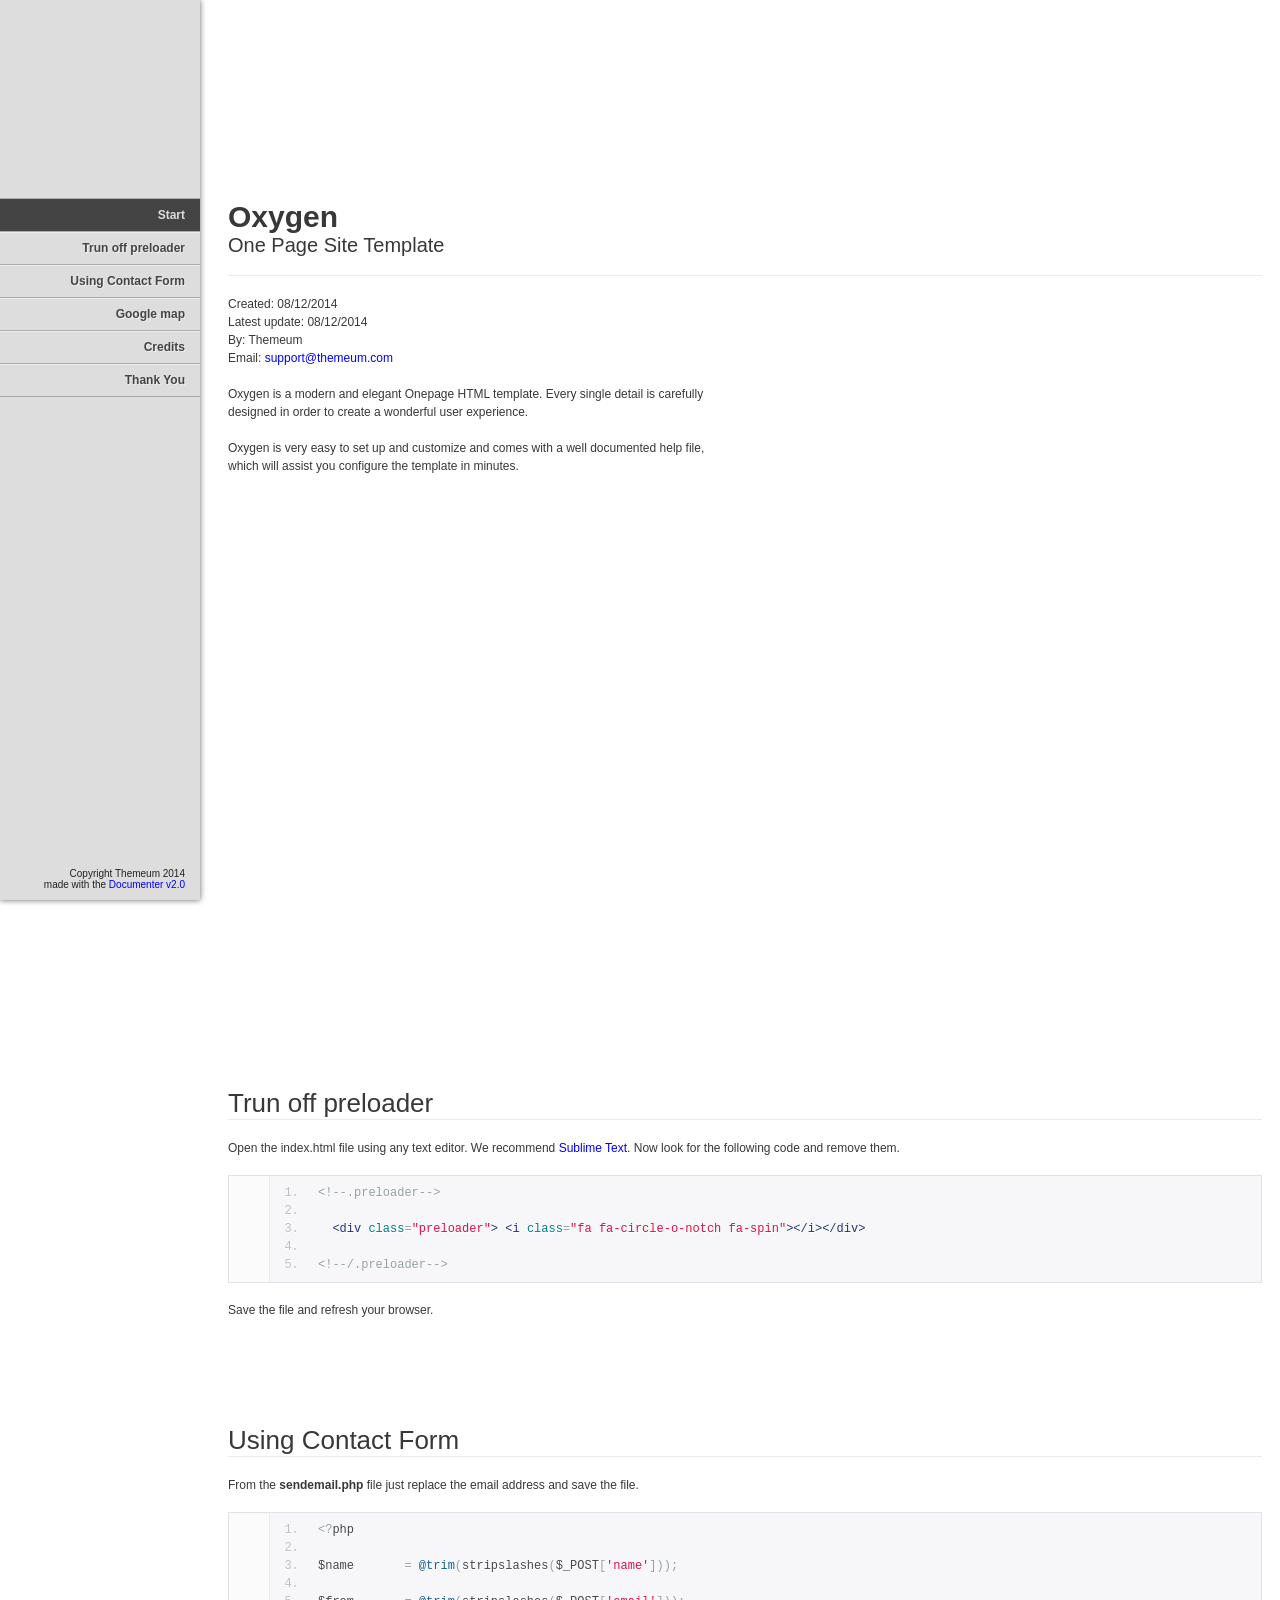
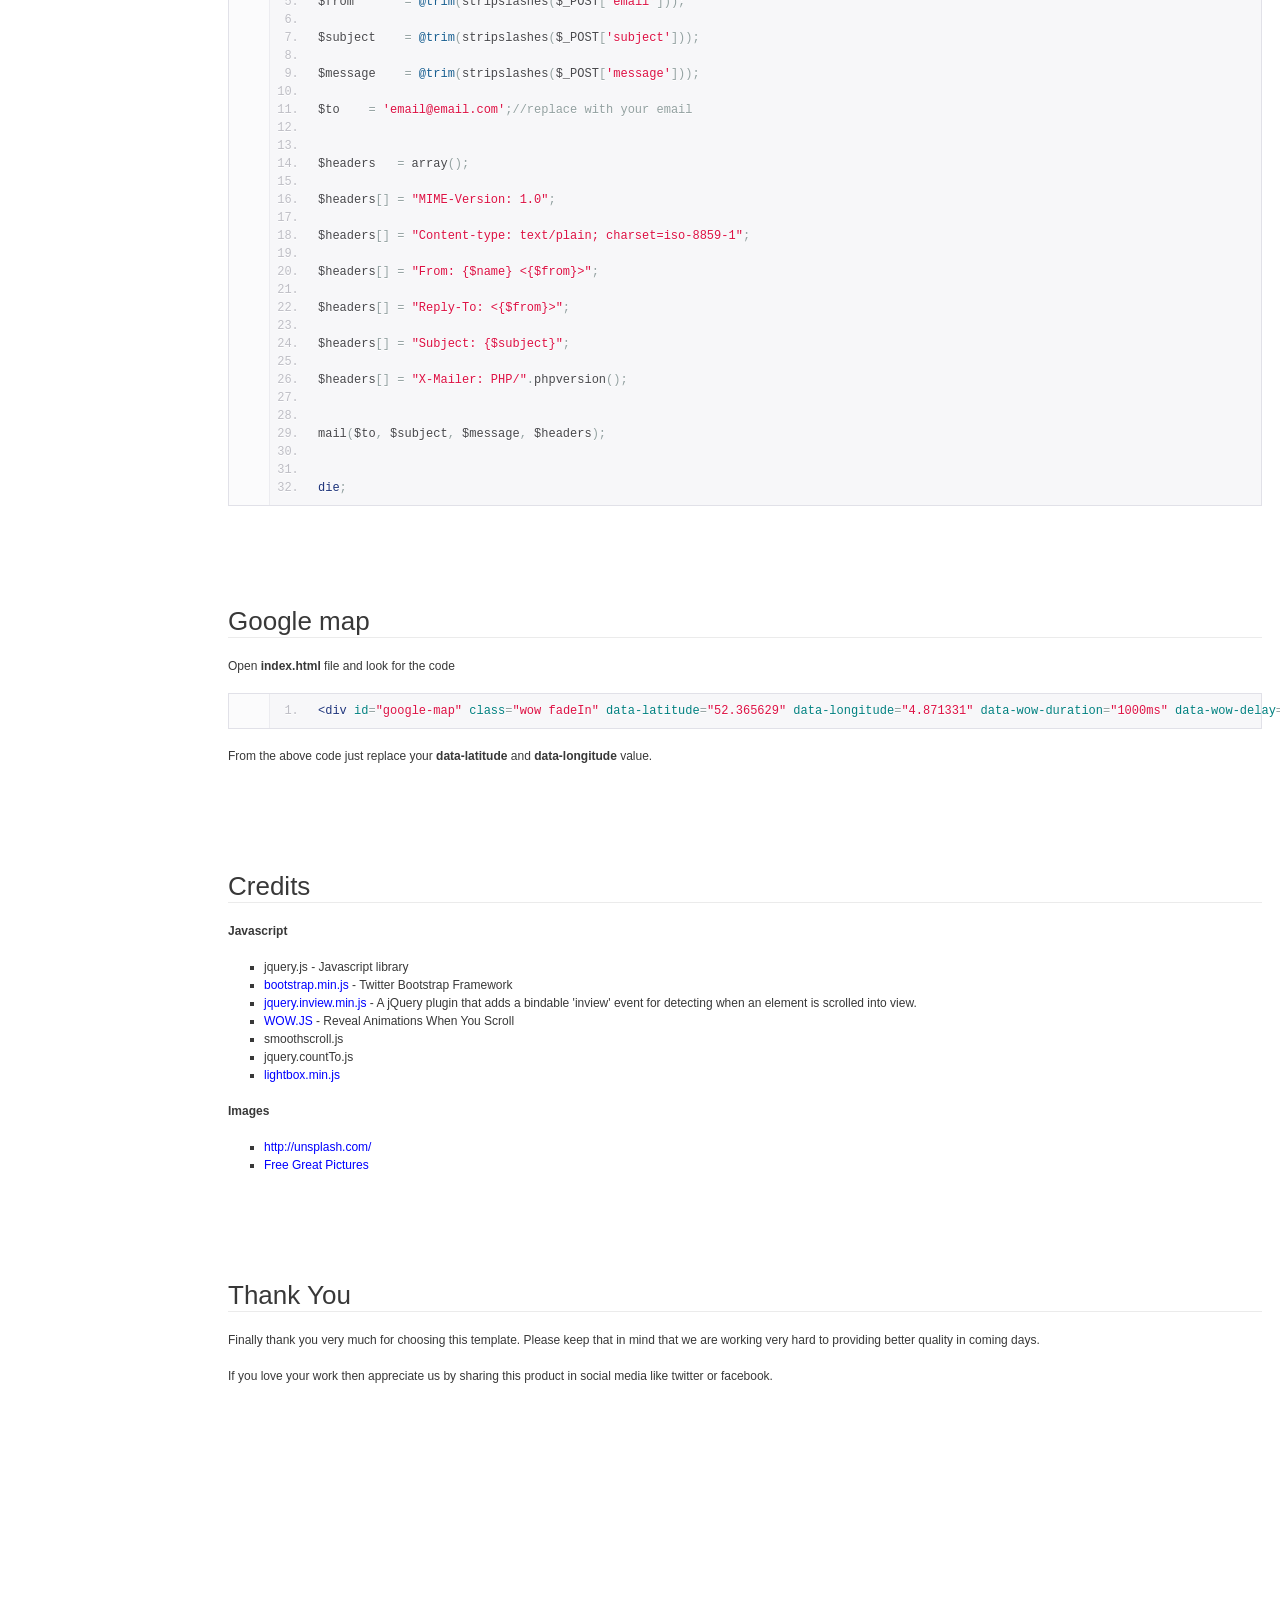
<file: oxygen/documentation/index.html>
<!doctype html>  
<!--[if IE 6 ]><html lang="en-us" class="ie6"> <![endif]-->
<!--[if IE 7 ]><html lang="en-us" class="ie7"> <![endif]-->
<!--[if IE 8 ]><html lang="en-us" class="ie8"> <![endif]-->
<!--[if (gt IE 7)|!(IE)]><!-->
<html lang="en-us"><!--<![endif]-->
<head>
	<meta charset="utf-8">
	
	<title>Oxygen - One Page Site Template</title>
	
	<meta name="description" content="Oxygen is a modern and elegant Onepage HTML template. Every single detail is carefully designed in order to create a wonderful user experience. Oxygen is very easy to set up and customize and comes with a well documented help file, which will assist you configure the template in minutes.">
	<meta name="author" content="Themeum">
	<meta name="copyright" content="Themeum">
	<meta name="generator" content="Documenter v2.0 http://rxa.li/documenter">
	<meta name="date" content="2014-08-12T00:00:00+02:00">
	
	<link rel="stylesheet" href="assets/css/documenter_style.css" media="all">
	<link rel="stylesheet" href="assets/js/google-code-prettify/prettify.css" media="screen">
	<script src="assets/js/google-code-prettify/prettify.js"></script>

	
	
	<script src="assets/js/jquery.js"></script>
	
	<script src="assets/js/jquery.scrollTo.js"></script>
	<script src="assets/js/jquery.easing.js"></script>
	
	<script>document.createElement('section');var duration='500',easing='swing';</script>
	<script src="assets/js/script.js"></script>
	
	<style>
		html{background-color:#FFFFFF;color:#383838;}
		::-moz-selection{background:#444444;color:#DDDDDD;}
		::selection{background:#444444;color:#DDDDDD;}
		#documenter_sidebar #documenter_logo{background-image:url();}
		a{color:#0000FF;}
		.btn {
			border-radius:3px;
		}
		.btn-primary {
			  background-image: -moz-linear-gradient(top, #0088CC, #0044CC);
			  background-image: -ms-linear-gradient(top, #0088CC, #0044CC);
			  background-image: -webkit-gradient(linear, 0 0, 0 0088CC%, from(#DDDDDD), to(#0044CC));
			  background-image: -webkit-linear-gradient(top, #0088CC, #0044CC);
			  background-image: -o-linear-gradient(top, #0088CC, #0044CC);
			  background-image: linear-gradient(top, #0088CC, #0044CC);
			  filter: progid:DXImageTransform.Microsoft.gradient(startColorstr='#0088CC', endColorstr='#0044CC', GradientType=0);
			  border-color: #0044CC #0044CC #bfbfbf;
			  color:#FFFFFF;
		}
		.btn-primary:hover,
		.btn-primary:active,
		.btn-primary.active,
		.btn-primary.disabled,
		.btn-primary[disabled] {
		  border-color: #0088CC #0088CC #bfbfbf;
		  background-color: #0044CC;
		}
		hr{border-top:1px solid #EBEBEB;border-bottom:1px solid #FFFFFF;}
		#documenter_sidebar, #documenter_sidebar ul a{background-color:#DDDDDD;color:#222222;}
		#documenter_sidebar ul a{-webkit-text-shadow:1px 1px 0px #EEEEEE;-moz-text-shadow:1px 1px 0px #EEEEEE;text-shadow:1px 1px 0px #EEEEEE;}
		#documenter_sidebar ul{border-top:1px solid #AAAAAA;}
		#documenter_sidebar ul a{border-top:1px solid #EEEEEE;border-bottom:1px solid #AAAAAA;color:#444444;}
		#documenter_sidebar ul a:hover{background:#444444;color:#DDDDDD;border-top:1px solid #444444;}
		#documenter_sidebar ul a.current{background:#444444;color:#DDDDDD;border-top:1px solid #444444;}
		#documenter_copyright{display:block !important;visibility:visible !important;}
	</style>
	
</head>
<body class="documenter-project-oxygen">
	<div id="documenter_sidebar">
		<a href="#documenter_cover" id="documenter_logo"></a>
		<ul id="documenter_nav">
			<li><a class="current" href="#documenter_cover">Start</a></li>
				
			<li><a href="#trun_off_preloader" title="Trun off preloader">Trun off preloader</a></li>
			<li><a href="#using_contact_form" title="Using Contact Form">Using Contact Form</a></li>
			<li><a href="#google_map" title="Google map">Google map</a></li>
			<li><a href="#credits" title="Credits">Credits</a></li>
			<li><a href="#thank_you" title="Thank You">Thank You</a></li>

		</ul>
		<div id="documenter_copyright">Copyright Themeum 2014<br>
		made with the <a href="http://rxa.li/documenter">Documenter v2.0</a> 
		</div>
	</div>
	<div id="documenter_content">
	<section id="documenter_cover">
	<h1>Oxygen</h1>
	<h2>One Page Site Template</h2>
	<div id="documenter_buttons">
		
	</div>
	<hr>
	<ul>
	<li>Created: 08/12/2014</li>
	<li>Latest update: 08/12/2014</li>
	<li>By: Themeum</li>
	<li><a href=""></a></li>
	<li>Email: <a href="mailto:&#115;&#117;&#112;&#112;&#111;&#114;&#116;&#64;&#116;&#104;&#101;&#109;&#101;&#117;&#109;&#46;&#99;&#111;&#109;">&#115;&#117;&#112;&#112;&#111;&#114;&#116;&#64;&#116;&#104;&#101;&#109;&#101;&#117;&#109;&#46;&#99;&#111;&#109;</a></li>
	</ul>
	<p>Oxygen is a modern and elegant Onepage HTML template. Every single detail is carefully designed in order to create a wonderful user experience.</p>
	<p>Oxygen is very easy to set up and customize and comes with a well documented help file, which will assist you configure the template in minutes.</p>
	</section>
	
	<section id="trun_off_preloader">
	<div class="page-header"><h3>Trun off preloader</h3><hr class="notop"></div>
<p>
	Open the index.html file using any text editor. We recommend <a href="http://www.sublimetext.com/">Sublime Text</a>. Now look for the following code and remove them.</p>
<pre class="prettyprint lang-html linenums">
&lt;!--.preloader--&gt;

  &lt;div class=&quot;preloader&quot;&gt; &lt;i class=&quot;fa fa-circle-o-notch fa-spin&quot;&gt;&lt;/i&gt;&lt;/div&gt;

&lt;!--/.preloader--&gt;</pre>
<p>
	Save the file and refresh your browser.</p>
</section>
<section id="using_contact_form">
	<div class="page-header"><h3>Using Contact Form</h3><hr class="notop"></div>
<p>
	From the <strong>sendemail.php</strong> file just replace the email address and save the file.</p>
<pre class="prettyprint lang-php linenums">
&lt;?php

$name       = @trim(stripslashes($_POST[&#39;name&#39;])); 

$from       = @trim(stripslashes($_POST[&#39;email&#39;])); 

$subject    = @trim(stripslashes($_POST[&#39;subject&#39;])); 

$message    = @trim(stripslashes($_POST[&#39;message&#39;])); 

$to   <span class="Apple-tab-span" style="white-space:pre"> </span>= &#39;&#101;&#109;&#97;&#105;&#108;&#64;&#101;&#109;&#97;&#105;&#108;&#46;&#99;&#111;&#109;&#39;;//replace with your email


$headers   = array();

$headers[] = &quot;MIME-Version: 1.0&quot;;

$headers[] = &quot;Content-type: text/plain; charset=iso-8859-1&quot;;

$headers[] = &quot;From: {$name} &lt;{$from}&gt;&quot;;

$headers[] = &quot;Reply-To: &lt;{$from}&gt;&quot;;

$headers[] = &quot;Subject: {$subject}&quot;;

$headers[] = &quot;X-Mailer: PHP/&quot;.phpversion();


mail($to, $subject, $message, $headers);


die;</pre>
</section>
<section id="google_map">
	<div class="page-header"><h3>Google map</h3><hr class="notop"></div>
<p>
	Open <strong>index.html</strong> file and look for the code&nbsp;</p>
<pre class="prettyprint lang-html linenums">
&lt;div id=&quot;google-map&quot; class=&quot;wow fadeIn&quot; data-latitude=&quot;52.365629&quot; data-longitude=&quot;4.871331&quot; data-wow-duration=&quot;1000ms&quot; data-wow-delay=&quot;400ms&quot;&gt;&lt;/div&gt;</pre>
<p>
	From the above code just replace your <strong>data-latitude</strong> and <strong>data-longitude</strong> value.</p>
</section>
<section id="credits">
	<div class="page-header"><h3>Credits</h3><hr class="notop"></div>
<p>
	<strong>Javascript</strong></p>
<ul>
	<li>
		jquery.js - Javascript library</li>
	<li>
		<a href="http://getbootstrap.com/">bootstrap.min.js</a> - Twitter Bootstrap Framework</li>
	<li>
		<a href="https://github.com/protonet/jquery.inview">jquery.inview.min.js</a> -&nbsp;A jQuery plugin that adds a bindable &#39;inview&#39; event for detecting when an element is scrolled into view.</li>
	<li>
		<a href="http://mynameismatthieu.com/WOW/">WOW.JS </a>-&nbsp;Reveal Animations When You Scroll</li>
	<li>
		smoothscroll.js</li>
	<li>
		jquery.countTo.js</li>
	<li>
		<a href="http://lokeshdhakar.com/projects/lightbox2/">lightbox.min.js</a></li>
</ul>
<p>
	<strong>Images</strong></p>
<ul>
	<li>
		<a href="http://unsplash.com/">http://unsplash.com/</a></li>
	<li>
		<a href="http://www.freegreatpicture.com/">Free Great Pictures</a></li>
</ul>
</section>
<section id="thank_you">
	<div class="page-header"><h3>Thank You</h3><hr class="notop"></div>
<p>
	Finally thank you very much for choosing this template. Please keep that in mind that we are working very hard to providing better quality in coming days.</p>
<p>
	If you love your work then appreciate us by sharing this product in social media like twitter or facebook.</p>
</section>

	</div>
</body>
</html>
</file>
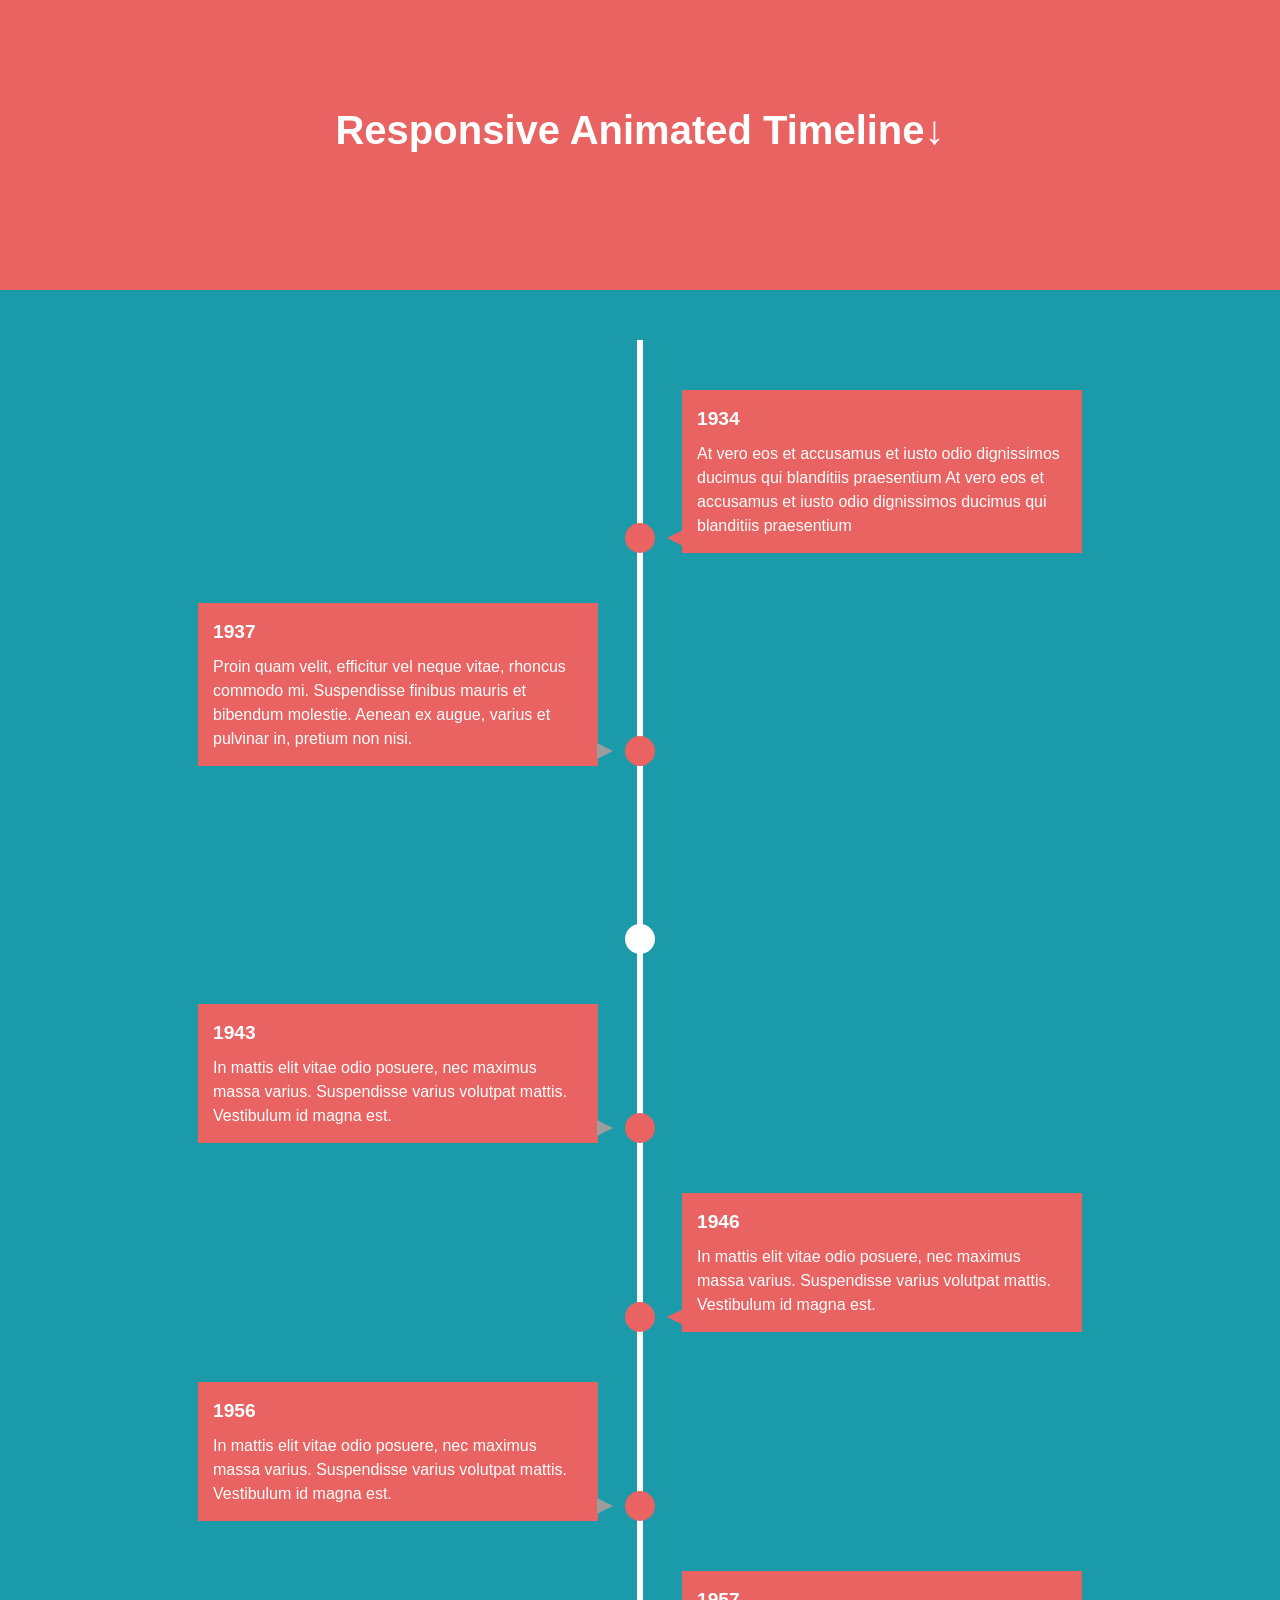
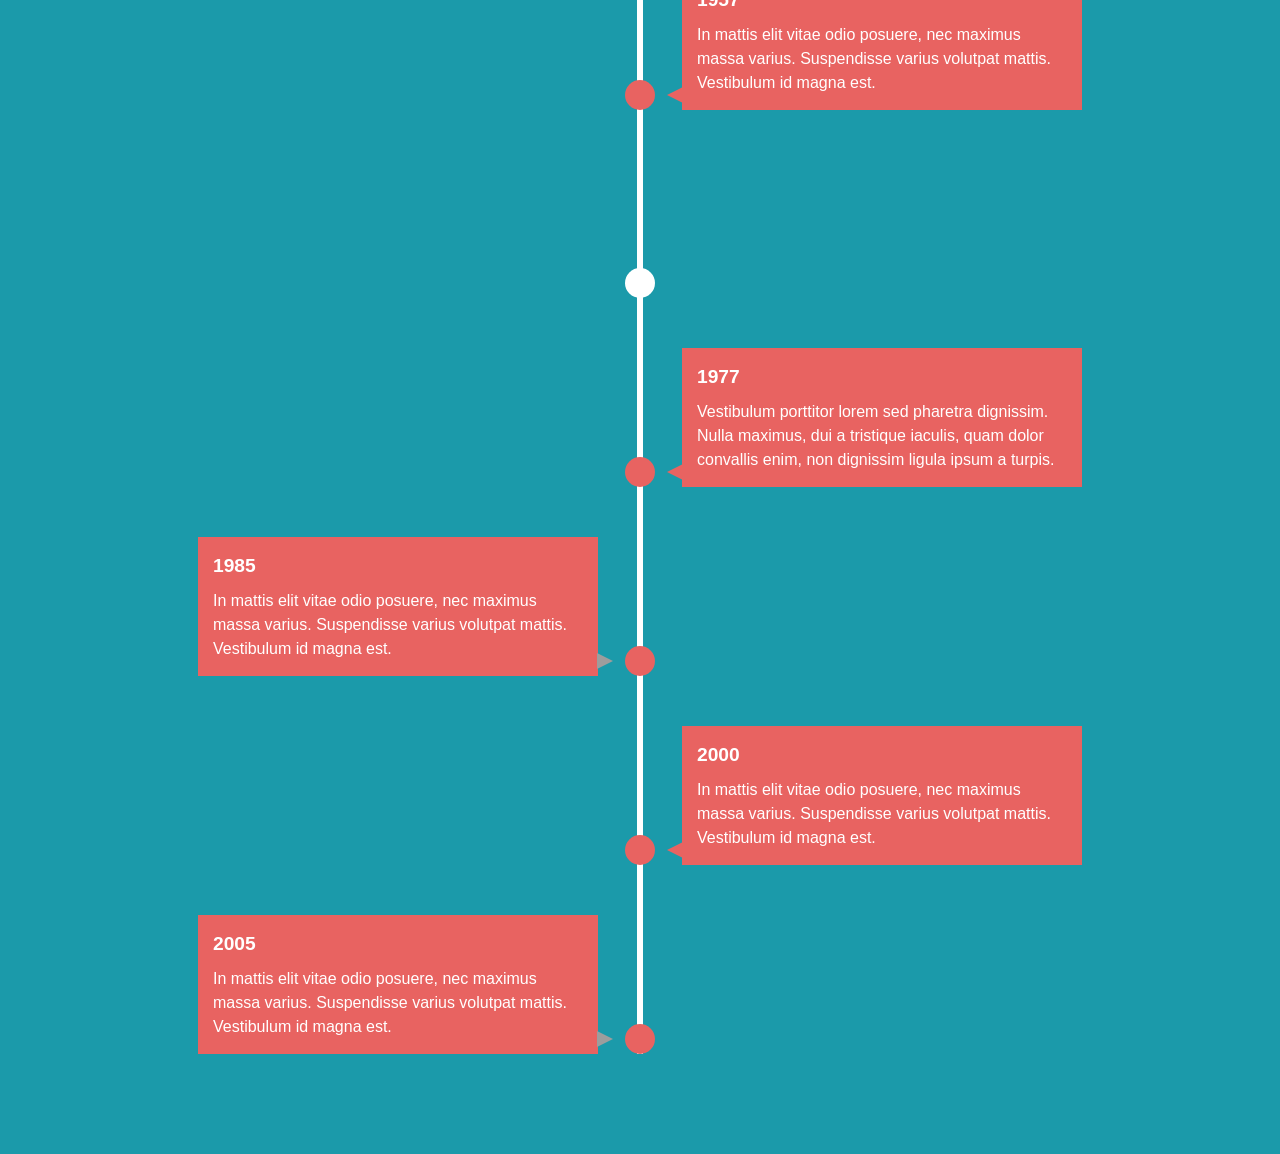
<file: oxygen/animate_timeline/responsive-animated-timeline-javascript-css3/index.html>
<!doctype html>
<html>
<head>
<meta charset="utf-8">
<meta http-equiv="X-UA-Compatible" content="IE=edge,chrome=1">
<meta name="viewport" content="width=device-width, initial-scale=1">
<title>Responsive Animated Timeline Demo</title>
<style>
*,
*::before,
*::after {
  margin: 0;
  padding: 0;
  box-sizing: border-box;
}

body {
  font: normal 16px/1.5 "Open Sans", sans-serif;
  background: #1B9AAA;
  color: #fff;
  overflow-x: hidden;
  padding-bottom: 50px;
}  /* INTRO SECTION
–––––––––––––––––––––––––––––––––––––––––––––––––– */

.intro {
  background: #E86361;
  padding: 100px 0;
}

.container {
  width: 90%;
  max-width: 1200px;
  margin: 0 auto;
  text-align: center;
}

h1 {
  font-size: 2.5rem;
}


/* TIMELINE
–––––––––––––––––––––––––––––––––––––––––––––––––– */

.timeline ul {
  background: #1B9AAA;
  padding: 50px 0;
}

.timeline ul li {
  list-style-type: none;
  position: relative;
  width: 6px;
  margin: 0 auto;
  padding-top: 50px;
  background: #fff;
}

.timeline ul li::after {
  content: '';
  position: absolute;
  left: 50%;
  bottom: 0;
  transform: translateX(-50%);
  width: 30px;
  height: 30px;
  border-radius: 50%;
  background: inherit;
}

.timeline ul li div {
  position: relative;
  bottom: 0;
  width: 400px;
  padding: 15px;
  background: #E86361;
}

.timeline ul li div::before {
  content: '';
  position: absolute;
  bottom: 7px;
  width: 0;
  height: 0;
  border-style: solid;
}

.timeline ul li:nth-child(odd) div {
  left: 45px;
}

.timeline ul li:nth-child(odd) div::before {
  left: -15px;
  border-width: 8px 16px 8px 0;
  border-color: transparent #E86361 transparent transparent;
}

.timeline ul li:nth-child(even) div {
  left: -439px;
}

.timeline ul li:nth-child(even) div::before {
  right: -15px;
  border-width: 8px 0 8px 16px;
  border-color: transparent transparent transparent #9d9d9d;
}

time {
  display: block;
  font-size: 1.2rem;
  font-weight: bold;
  margin-bottom: 8px;
}


/* EFFECTS
–––––––––––––––––––––––––––––––––––––––––––––––––– */

.timeline ul li::after {
  transition: background .5s ease-in-out;
}

.timeline ul li.in-view::after {
  background: #E86361;
}

.timeline ul li div {
  visibility: hidden;
  opacity: 0;
  transition: all .5s ease-in-out;
}

.timeline ul li:nth-child(odd) div {
  transform: translate3d(200px, 0, 0);
}

.timeline ul li:nth-child(even) div {
  transform: translate3d(-200px, 0, 0);
}

.timeline ul li.in-view div {
  transform: none;
  visibility: visible;
  opacity: 1;
}


/* GENERAL MEDIA QUERIES
–––––––––––––––––––––––––––––––––––––––––––––––––– */

@media screen and (max-width: 900px) {
  .timeline ul li div {
    width: 250px;
  }
  .timeline ul li:nth-child(even) div {
    left: -289px;
    /*250+45-6*/
  }
}

@media screen and (max-width: 600px) {
  .timeline ul li {
    margin-left: 20px;
  }
  .timeline ul li div {
    width: calc(100vw - 91px);
  }
  .timeline ul li:nth-child(even) div {
    left: 45px;
  }
  .timeline ul li:nth-child(even) div::before {
    left: -15px;
    border-width: 8px 16px 8px 0;
    border-color: transparent #E86361 transparent transparent;
  }
}
</style>
</head>

<body>
<section class="intro">
  <div class="container">
    <h1>Responsive Animated Timeline&darr;</h1>
    <div class="css-script-ads" align="center" style="margin-top:30px;">
    <script type="text/javascript"><!--
google_ad_client = "ca-pub-2783044520727903";
/* CSSScript Demo Page */
google_ad_slot = "3025259193";
google_ad_width = 728;
google_ad_height = 90;
//-->
</script>
      <script type="text/javascript"
src="http://pagead2.googlesyndication.com/pagead/show_ads.js">
</script></div>
  </div>
</section>

<section class="timeline">
  <ul>
    <li>
      <div>
        <time>1934</time> At vero eos et accusamus et iusto odio dignissimos ducimus qui blanditiis praesentium At vero eos et accusamus et iusto odio dignissimos ducimus qui blanditiis praesentium
      </div>
    </li>
    <li>
      <div>
        <time>1937</time> Proin quam velit, efficitur vel neque vitae, rhoncus commodo mi. Suspendisse finibus mauris et bibendum molestie. Aenean ex augue, varius et pulvinar in, pretium non nisi.
      </div>
    </li>
    <li>
      <div>
        <time>1940</time> Proin iaculis, nibh eget efficitur varius, libero tellus porta dolor, at pulvinar tortor ex eget ligula. Integer eu dapibus arcu, sit amet sollicitudin eros.
      </div>
    </li>
    <li>
      <div>
        <time>1943</time> In mattis elit vitae odio posuere, nec maximus massa varius. Suspendisse varius volutpat mattis. Vestibulum id magna est.
      </div>
    </li>
    <li>
      <div>
        <time>1946</time> In mattis elit vitae odio posuere, nec maximus massa varius. Suspendisse varius volutpat mattis. Vestibulum id magna est.
      </div>
    </li>
    <li>
      <div>
        <time>1956</time> In mattis elit vitae odio posuere, nec maximus massa varius. Suspendisse varius volutpat mattis. Vestibulum id magna est.
      </div>
    </li>
    <li>
      <div>
        <time>1957</time> In mattis elit vitae odio posuere, nec maximus massa varius. Suspendisse varius volutpat mattis. Vestibulum id magna est.
      </div>
    </li>
    <li>
      <div>
        <time>1967</time> Aenean condimentum odio a bibendum rhoncus. Ut mauris felis, volutpat eget porta faucibus, euismod quis ante.
      </div>
    </li>
    <li>
      <div>
        <time>1977</time> Vestibulum porttitor lorem sed pharetra dignissim. Nulla maximus, dui a tristique iaculis, quam dolor convallis enim, non dignissim ligula ipsum a turpis.
      </div>
    </li>
    <li>
      <div>
        <time>1985</time> In mattis elit vitae odio posuere, nec maximus massa varius. Suspendisse varius volutpat mattis. Vestibulum id magna est.
      </div>
    </li>
    <li>
      <div>
        <time>2000</time> In mattis elit vitae odio posuere, nec maximus massa varius. Suspendisse varius volutpat mattis. Vestibulum id magna est.
      </div>
    </li>
    <li>
      <div>
        <time>2005</time> In mattis elit vitae odio posuere, nec maximus massa varius. Suspendisse varius volutpat mattis. Vestibulum id magna est.
      </div>
    </li>
  </ul>
</section>
<script>
(function() {

  'use strict';

  // define variables
  var items = document.querySelectorAll(".timeline li");

  // check if an element is in viewport
  // http://stackoverflow.com/questions/123999/how-to-tell-if-a-dom-element-is-visible-in-the-current-viewport
  function isElementInViewport(el) {
    var rect = el.getBoundingClientRect();
    return (
      rect.top >= 0 &&
      rect.left >= 0 &&
      rect.bottom <= (window.innerHeight || document.documentElement.clientHeight) &&
      rect.right <= (window.innerWidth || document.documentElement.clientWidth)
    );
  }

  function callbackFunc() {
    for (var i = 0; i < items.length; i++) {
      if (isElementInViewport(items[i])) {
        items[i].classList.add("in-view");
      }
    }
  }

  // listen for events
  window.addEventListener("load", callbackFunc);
  window.addEventListener("resize", callbackFunc);
  window.addEventListener("scroll", callbackFunc);

})();
</script>
<script>
  (function(i,s,o,g,r,a,m){i['GoogleAnalyticsObject']=r;i[r]=i[r]||function(){
  (i[r].q=i[r].q||[]).push(arguments)},i[r].l=1*new Date();a=s.createElement(o),
  m=s.getElementsByTagName(o)[0];a.async=1;a.src=g;m.parentNode.insertBefore(a,m)
  })(window,document,'script','//www.google-analytics.com/analytics.js','ga');

  ga('create', 'UA-46156385-1', 'cssscript.com');
  ga('send', 'pageview');

</script>
</body>
</html>
</file>
<file: oxygen/documentation/assets/css/documenter_style.css>
/*!
 * Documenter 2.0
 * http://rxa.li/documenter
 *
 * Copyright 2011, Xaver Birsak
 * http://revaxarts.com
 *
 */
html,body,div,span,applet,object,iframe,h1,h2,h3,h4,h5,h6,p,blockquote,a,abbr,acronym,address,big,cite,code,del,dfn,em,font,img,ins,kbd,q,s,samp,small,strike,strong,sub,sup,tt,var,dl,dt,dd,ol,ul,li,fieldset,form,label,legend,table,caption,tbody,tfoot,thead,tr,th,td{
	margin:0;
	padding:0;
	border:0;
	outline:0;
	font-weight:inherit;
	font-style:inherit;
	font-size:100%;
	font-family:inherit;
	vertical-align:baseline;
}
html { 
	font-size:101%;
	font-family:Arial,verdana,arial,sans-serif;
	font-size:12px;
	-webkit-text-size-adjust:none;
	color:#6F6F6F;
	background-color:#efefef;
}
body{
	min-height:100%;
	height:auto;
	width:100%;
}
footer, header, section {
	display:block;
}
a{ color:#6F6F6F; text-decoration:none; cursor:pointer; }
a:hover { text-decoration:underline }
p, ul, ol{
	margin:18px 0;
	line-height:1.5em;
}
li{
	list-style:none;
}
li.placeholder{
	height:70px;
	width:100%;
	font-size:16px;
}
hr { 
	display:block;
	height:0px;
	line-height:0px;
	border:0;
	border-top:1px solid #ddd;
	border-bottom:1px solid #aaa;
	margin:16px 0;
	padding:0;
	clear:both;
	float:none;
}
hr.notop{
	margin-top:0;
}
strong{
	font-weight:700;
}
#documenter_buttons{
	position:absolute;
	right:10px;
	margin-top:-30px;
}
.btn{
	cursor:pointer;
	width:auto;
	padding:7px 7px 8px;
	border-radius:3px;
	border:1px solid #ccc;
}
.btn:hover{
	border:1px solid #B1B4B0;
	box-shadow:0px 2px 2px rgba(0,0,0,0.1);
	-moz-box-shadow:0px 2px 2px rgba(0,0,0,0.1);
	-webkit-box-shadow:0px 2px 2px rgba(0,0,0,0.1);
	text-decoration:none;
}
.btn:active{
	border:1px solid #B1B4B0;
	box-shadow:inset 0px 2px 2px rgba(0,0,0,0.1);
	-moz-box-shadow:inset 0px 2px 2px rgba(0,0,0,0.1);
	-webkit-box-shadow:inset 0px 2px 2px rgba(0,0,0,0.1);
	background-color:#eee;
}

#documenter_content{
	position:absolute;
	right:18px;
	left:218px;
	padding-left:10px;
	padding-bottom:800px;
	min-height:100%;
	height:auto;
	z-index:1;
}
#documenter_sidebar{
	-moz-box-shadow:0 0 6px rgba(3,3,3,0.6);
	-webkit-box-shadow:0 0 6px rgba(3,3,3,0.6);
	box-shadow:0 0 6px rgba(3,3,3,0.6);
	position:fixed;
	left:0;
	width:200px;
	height:100%;
	min-height:100%;
	z-index:100;
}
#documenter_sidebar a{
	position:relative;
	z-index:100;
}
img{
	border:0;
}
#documenter_copyright{
	position:absolute;
	bottom:10px;
	font-size:10px;
	right:15px;
	width:200px;
	text-align:right;
	z-index:1
}
noscript{
	display:block;
	position:absolute;
	top:238px;
	margin:0 auto;
	width:800px;
	bottom:0;
	z-index:20;
}
noscript p{
	width:800px;
	font-size:20px;
	padding-top:20px;
	margin:0 auto;
	color:#4D4D4D;
}
.small{
	font-size:10px;
	letter-spacing:0;
}

/*----------------------------------------------------------------------*/
/* Sidebar
/*----------------------------------------------------------------------*/

#documenter_sidebar #documenter_logo{
	display:block;
	height:20%;
	max-height:200px;
	min-height:70px;
	width:200px;
	background-position:center center;
	background-repeat:no-repeat;
}
#documenter_sidebar ul{
	font-size:12px;
	font-weight:700;
	min-height:150px;
	height:75%;
	overflow:auto;
}

#documenter_sidebar ul li{
	text-align:right;
	padding:0;
}
#documenter_sidebar ul a{
	display:block;
	border-top:1px solid #ddd;
	border-bottom:1px solid #aaa;
	padding:6px 15px 7px 0;
	text-align:right;
}
#documenter_sidebar ul a:hover,#documenter_sidebar ul a.current{
	-webkit-text-shadow:none;
	-moz-text-shadow:none;
	text-shadow:none;
	text-decoration:none;
}
#documenter_sidebar ul li ul{
	border-top:0;
	font-size:10px;
	min-height:10px;
	height:auto;
	overflow:auto;
	margin:0;
	display:none;
}
#documenter_sidebar ul li ul li a{
	display:block;
	padding:4px 15px 5px 0;
	text-align:right;
}

/*----------------------------------------------------------------------*/
/* Content
/*----------------------------------------------------------------------*/

#documenter_cover{
	position:relative;
	height:800px;
	padding-top:200px !important;
}
#documenter_cover li{
	list-style:none !important;
	margin-left:0 !important;
}
#documenter_cover p{
	width:500px;
}
#documenter_content section{
	padding-top:70px;
}
#documenter_content h1{
	font-size:30px;
	font-weight:700;
}
#documenter_content h2{
	font-size:20px;
	margin-bottom:18px;
	font-weight:100;
}
#documenter_content h3{
	font-size:26px;
	margin:18px 0 0;
	font-weight:100;
}
#documenter_content h4{
	font-size:20px;
	margin:18px 0;
	font-weight:100;
}
#documenter_content h5{
	font-size:16px;
	margin:18px 0;
	font-weight:100;
}
#documenter_content h6{
	font-size:14px;
	margin:18px 0;
	font-weight:100;
}
#documenter_content p{
	margin:18px 0;
}
#documenter_content ol li{
	list-style:decimal;
	margin-left:36px;
}
#documenter_content ul li{
	list-style:square;
	margin-left:36px;
}
#documenter_content dl{
}
#documenter_content dl dt{
	padding-top:12px;
	font-weight:700;
	font-size:14px;
}
#documenter_content dl dd{
	padding-top:3px;
	margin-left:18px;
}
#documenter_content table{
	border-collapse:collapse;
}
#documenter_content table th{
	font-weight:700;
}
#documenter_content table th, #documenter_content table td{
	padding:3px;
	text-align:left;
}
#documenter_content code{
	font-family:"Courier New", Courier, monospace;
	font-size:12px;
}
#documenter_content .warning{
	padding:10px 10px 10px 30px;
	border:1px solid #D5D458;
	background-color:#F0FEB1;
	background-image:url(img/warning.png);
	background-repeat:no-repeat;
	background-position: 8px 11px;
}
#documenter_content .info{
	padding:10px 10px 10px 30px;
	border:1px solid #6AB3FF;
	background-color:#A3D0FF;
	background-image:url(img/info.png);
	background-repeat:no-repeat;
	background-position: 8px 11px;
}
#documenter_content div.alert {
  padding: 8px 35px 8px 14px;
  text-shadow: 0 1px 0 rgba(255, 255, 255, 0.5);
  background-color: #fcf8e3;
  border: 1px solid #fbeed5;
  -webkit-border-radius: 4px;
  -moz-border-radius: 4px;
  border-radius: 4px;
}
#documenter_content div.alert-success,#documenter_content  div.alert-success div.alert-heading {
  color: #468847;
}
#documenter_content div.alert-danger,#documenter_content  div.alert-error {
  background-color: #f2dede;
  border-color: #eed3d7;
}
#documenter_content div.alert-danger,
#documenter_content div.alert-error,
#documenter_content div.alert-danger div.alert-heading,
#documenter_content div.alert-error div.alert-heading {
  color: #b94a48;
}
#documenter_content div.alert-info {
  background-color: #d9edf7;
  border-color: #bce8f1;
}
#documenter_content div.alert-info,#documenter_content  div.alert-info div.alert-heading {
  color: #3a87ad;
}
#documenter_content div.alert-block {
  padding-top: 14px;
  padding-bottom: 14px;
}
#documenter_content div.alert-block > p,#documenter_content  div.alert-block > ul {
  margin-bottom: 0;
}
#documenter_content div.alert-block p + p {
  margin-top: 5px;
}





/*----------------------------------------------------------------------*/
/* Print Styles
/*----------------------------------------------------------------------*/

@media print {
	 * { background: transparent !important; color: black !important; text-shadow: none !important; filter:none !important;
	-ms-filter: none !important; } /* Black prints faster: sanbeiji.com/archives/953 */
	a, a:visited { color: #444 !important; text-decoration: underline; }
	a[href]:after { content: " (" attr(href) ")"; }
	abbr[title]:after { content: " (" attr(title) ")"; }
	.ir a:after, a[href^="javascript:"]:after, a[href^="#"]:after { content: ""; }  /* Don't show links for images, or javascript/internal links */
	pre, blockquote { border: 1px solid #999; page-break-inside: avoid; }
	thead { display: table-header-group; } /* css-discuss.incutio.com/wiki/Printing_Tables */
	tr, img { page-break-inside: avoid; }
	@page { margin: 0.5cm; }
	p, h2, h3 { orphans: 3; widows: 3; }
	h2, h3{ page-break-after: avoid; }
	hr { border-top:1px solid #000 !important;border-bottom:0 !important; }
	
	#documenter_sidebar{
		-moz-box-shadow:none;
		-webkit-box-shadow:none;
		box-shadow:none;
		position:absolute;
		left:10px;
		top:0;
		width:100%;
		margin-top:500px;
	}
	#documenter_sidebar ul:before { content: "Table of Contents"; }
	
	#documenter_sidebar ul{
		border:0 !important;
	}
	#documenter_sidebar ul li{
		border:0 !important;
		text-align:left;
	}
	#documenter_sidebar ul li a{
		border:0 !important;
		text-align:left;
		padding:4px;
	}
	#documenter_sidebar ul li a:hover{
		border:0 !important;
	}
	#documenter_sidebar #documenter_logo{
		display:none;
	}
	#documenter_sidebar #documenter_copyright{
		display:none;
	}
	#documenter_content{
		left:10px;
	}
	#documenter_cover{
		margin-bottom:300px;
	}
	#documenter_content .warning{
		background-image:url(img/warning.png) !important;
		background-repeat:no-repeat !important;
		background-position: 8px 11px !important;
	}
	#documenter_content .info{
		background-image:url(img/info.png) !important;
		background-repeat:no-repeat !important;
		background-position: 8px 11px !important;
	}
}
</file>
<file: oxygen/documentation/assets/js/google-code-prettify/prettify.css>
.com { color: #93a1a1; }
.lit { color: #195f91; }
.pun, .opn, .clo { color: #93a1a1; }
.fun { color: #dc322f; }
.str, .atv { color: #D14; }
.kwd, .linenums .tag { color: #1e347b; }
.typ, .atn, .dec, .var { color: teal; }
.pln { color: #48484c; }

.prettyprint {
  padding: 8px;
  background-color: #f7f7f9;
  border: 1px solid #e1e1e8;
}
.prettyprint.linenums {
  -webkit-box-shadow: inset 40px 0 0 #fbfbfc, inset 41px 0 0 #ececf0;
     -moz-box-shadow: inset 40px 0 0 #fbfbfc, inset 41px 0 0 #ececf0;
          box-shadow: inset 40px 0 0 #fbfbfc, inset 41px 0 0 #ececf0;
}

/* Specify class=linenums on a pre to get line numbering */
ol.linenums {
  margin: 0 0 0 33px; /* IE indents via margin-left */
} 
ol.linenums li {
  padding-left: 12px;
  color: #bebec5;
  line-height: 18px;
  text-shadow: 0 1px 0 #fff;
}
</file>
